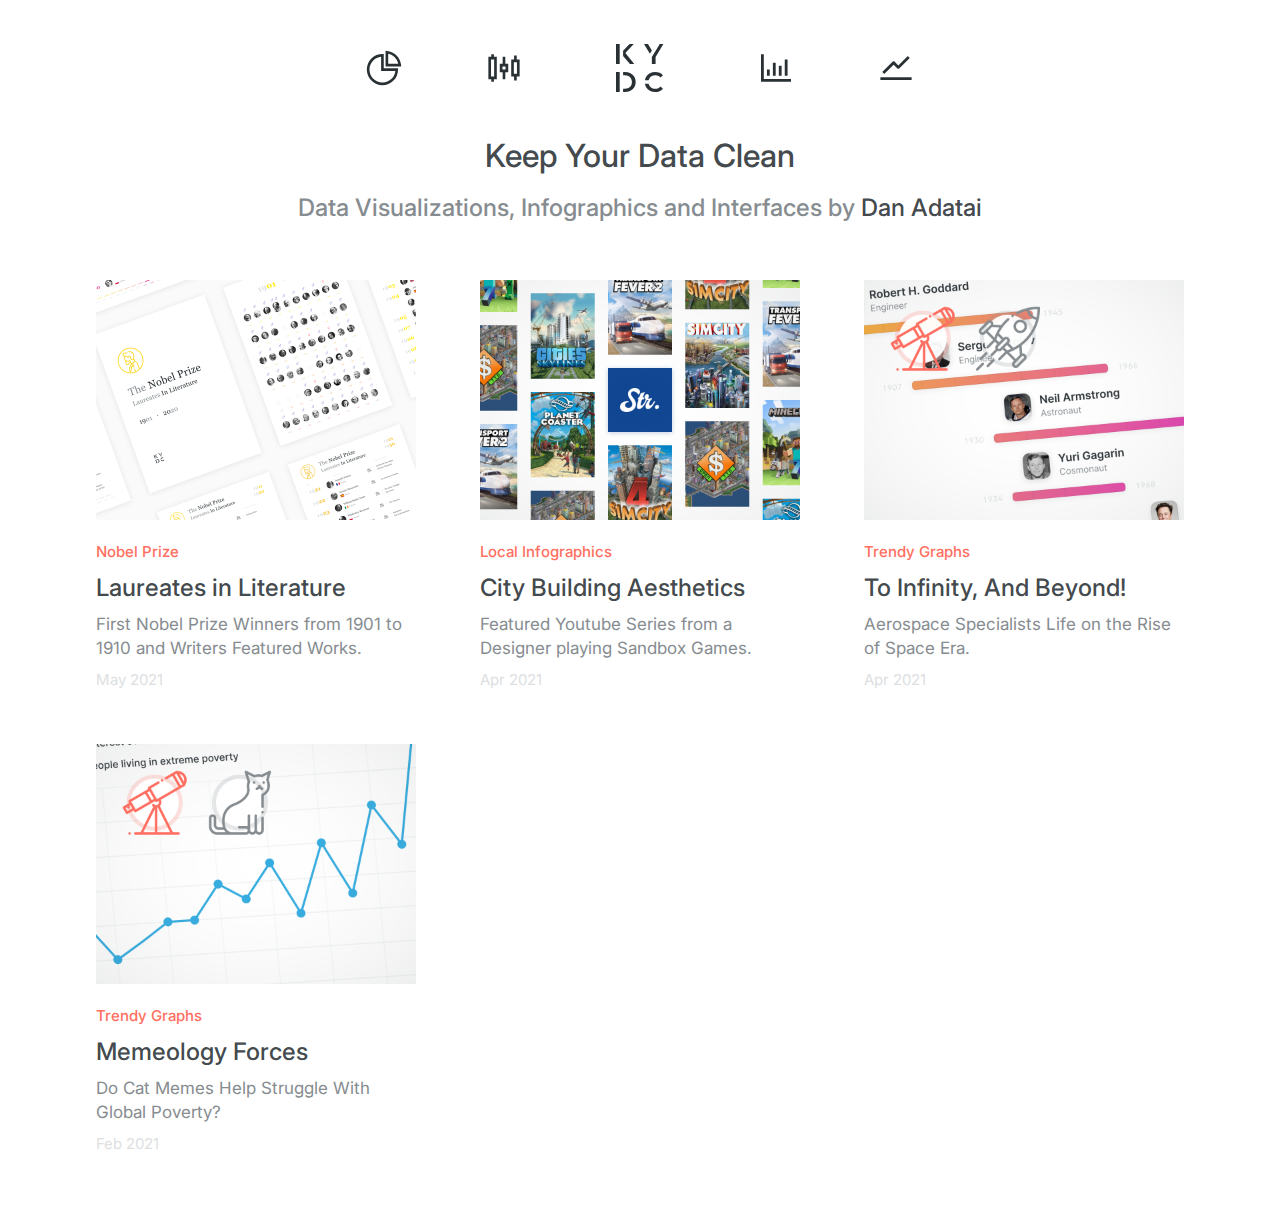
<file: index.html>
<!DOCTYPE html>
<html lang="en">

  <head>

    <meta charset="utf-8" />
    <meta name="viewport" content="width=device-width, initial-scale=1.0">

    <title>Keep Your Data Clean</title>

    <!-- CSS Reset and Google Fonts-->
    <link rel="stylesheet" href="http://meyerweb.com/eric/tools/css/reset/reset.css"/>
    <link rel="stylesheet" href="https://fonts.googleapis.com/css?family=Inter"/>

    <!-- Main Stylesheet -->
    <link rel="stylesheet" href="style/main.css" />

    <!-- Ultra Basic Favicon -->
    <meta name="theme-color" content="#ffffff">
    <link rel="icon" href="favicon.svg">

  </head>

  <body>

    <!-- Header Elements -->
    <header>
      <div class="headerElements">
        <object type="image/svg+xml" data="media/logotypes/chart_pie.svg" class="logo" id="logo_piechart"></object>
        <object type="image/svg+xml" data="media/logotypes/sliders.svg" class="logo" id="logo_sliders"></object>
        <object type="image/svg+xml" data="media/logotypes/kydc_logo_main.svg" class="logo" id="logo_main"></object>
        <object type="image/svg+xml" data="media/logotypes/chart_bar.svg" class="logo" id="logo_barchart"></object>
        <object type="image/svg+xml" data="media/logotypes/stock.svg" class="logo" id="logo_stock"></object>
      </div>
    </header>

    <main class="container">

      <!-- Title and contacts -->
      <div class="description">
        <p class="title">Keep Your Data Clean</p>
        <p class="subtitle">Data Visualizations, Infographics and Interfaces by&nbsp;<a href="https://www.danadatai.me/" target="_blank">Dan Adatai</a></p>
      </div>

      <!-- Content Cards Layout -->
      <div class="content">

        <article class="contentCard" id="a01">
          <a href="https://dribbble.com/shots/15670939-Literature-Nobel-Prize-Booklet" target="_blank">
            <img class="articleCover" src="media/content/cover_nobelprize_a01.png" >
          </a>
          <div class="articleInfo">
            <p class="a-category">Nobel Prize</p>
            <p class="a-title">Laureates in Literature</p>
            <p class="a-subtitle">First Nobel Prize Winners from 1901 to 1910 and Writers Featured Works.</p>
            <p class="a-date">May 2021</p>
          </div>
        </article>

        <article class="contentCard" id="a02">
          <a href="media/content/source_strictoaster_s01.png" target="_blank">
            <img class="articleCover" src="media/content/cover_strictoaster_a01.png" >
          </a>
          <div class="articleInfo">
            <p class="a-category">Local Infographics</p>
            <p class="a-title">City Building Aesthetics</p>
            <p class="a-subtitle">Featured Youtube Series from a Designer playing Sandbox Games.</p>
            <p class="a-date">Apr 2021</p>
          </div>
        </article>

        <article class="contentCard" id="a03">
          <a href="media/content/source_tg_aerospace_s01.png" target="_blank">
            <img class="articleCover" src="media/content/cover_tg_aerospace_a03.png" >
          </a>
          <div class="articleInfo">
            <p class="a-category">Trendy Graphs</p>
            <p class="a-title">To Infinity, And Beyond!</p>
            <p class="a-subtitle">Aerospace Specialists Life on the Rise of Space Era.</p>
            <p class="a-date">Apr 2021</p>
          </div>
        </article>

        <article class="contentCard" id="a04">
          <a href="media/content/source_tg_catmemes_s01.png" target="_blank">
            <img class="articleCover" src="media/content/cover_tg_catmemes_a01.png" >
          </a>
          <div class="articleInfo">
            <p class="a-category">Trendy Graphs</p>
            <p class="a-title">Memeology Forces</p>
            <p class="a-subtitle">Do Cat Memes Help Struggle With Global Poverty?</p>
            <p class="a-date">Feb 2021</p>
          </div>
        </article>

      </div>

    </main>

  </body>

</html>
</file>
<file: style/main.css>
html {
  font-family: 'Inter';
  background: #ffffff;
}

p {
  margin: 0;
  padding: 0;
}

/* Desktop Header */

header {
  display: flex;
  justify-content: center;

  width: auto;
  height: 120px;
}

.headerElements {
  position: relative;

  width: 552px;
  height: 72px;
  top: calc(50% - 72px/2);

  display: flex;
  flex-direction: row;
  justify-content: space-between;
  align-items: center;
}

/* Header Logotypes - Flex Order */

#logo_piechart {
  order: 0;
}

#logo_sliders {
  order: 1;
}

#logo_main {
  order: 2;
}

#logo_barchart {
  order: 3;
}

#logo_stock {
  order: 4;
}

/* Content Container */

.container {
  width: auto;

  display: flex;
  flex-direction: column;
  align-items: center;
}

/* Container - Title and contacts */

.description {
  display: flex;
  flex-direction: column;
  align-items: center;

  margin: 0 0 56px;
}

.title {
  height: 56px;

  font-family: Inter;
  font-style: normal;
  font-weight: 500;
  font-size: 32px;
  line-height: 56px;

  margin: 0 0 8px;

  color: rgba(42, 49, 53, 0.9);
}

.subtitle {
  height: 32px;

  font-family: Inter;
  font-style: normal;
  font-weight: 500;
  font-size: 24px;
  line-height: 32px;

  color: #868C90;
}

.subtitle a {
  text-decoration: none;
  color: rgba(42, 49, 53, 0.9);
  cursor: pointer;
}

/* Content Cards Layout */

.content {
  width: 1088px;

  display: flex;
  flex-flow: row wrap;
  justify-content: space-between;
}

.contentCard {
  width: 320px;
  height: 408px;

  margin: 0 0 56px;
}

/* Article Cover and Info */

.articleCover {
  width: 320px;
  height: 240px;
  left: 0px;
  top: 0px;

  background: #F7F1E3;

  margin: 0 0 16px;
}

.articleInfo {
  width: 320px;
  height: 152px;

  display: flex;
  flex-direction: column;
  align-items: flex-start;
  padding: 0;
}

p.a-category {
  width: 320px;
  height: 24px;

  font-family: Inter;
  font-style: normal;
  font-weight: 500;
  font-size: 15px;
  line-height: 24px;

  color: rgba(255, 111, 97, 1.0);

  order: 0;

  margin: 0 0 8px;
}

p.a-title {
  width: 320px;
  height: 32px;

  font-family: Inter;
  font-style: normal;
  font-weight: 500;
  font-size: 24px;
  line-height: 32px;

  color: rgba(42, 49, 53, 0.9);

  order: 1;

  margin: 0 0 8px;
}

p.a-subtitle {
  width: 320px;
  height: 48px;

  font-family: Inter;
  font-style: normal;
  font-weight: normal;
  font-size: 17px;
  line-height: 24px;

  color: #868C90;

  order: 2;

  margin: 0 0 8px;
}

p.a-date {
  width: 320px;
  height: 24px;

  font-family: Inter;
  font-style: normal;
  font-weight: normal;
  font-size: 15px;
  line-height: 24px;

  color: #DCE0E2;

  order: 3;
}


/* Modal layout for mobile devices
(Big: 760px, Default: 540px) */

@media all and (max-width: 1080px) {

  /* Header - Mobile Layout */
  header {
    width: auto;
    height: 80px;
  }

  .headerElements {
    width: 272px;
  }

  #logo_piechart {
    width: 24px;
    height: 24px;

    order: 0;
  }

  #logo_sliders {
    width: 24px;
    height: 24px;

    order: 1;
  }

  #logo_main {
    width: 48px;
    height: 48px;

    order: 2;
  }

  #logo_barchart {
    width: 24px;
    height: 24px;

    order: 3;
  }

  #logo_stock {
    width: 24px;
    height: 24px;

    order: 4;
  }

  /* Description - Mobile Layout */

  .title {
    height: 48px;

    font-size: 24px;
    line-height: 48px;
  }

  .subtitle {
    width: 320px;
    height: 48px;

    font-weight: normal;
    font-size: 17px;
    line-height: 24px;

    text-align: center;
  }

  /* Content Cards - Mobile Layout */

  .content {
    width: auto;

    display: flex;
    flex-flow: column wrap;
    //justify-content: space-between;
  }

}
</file>
